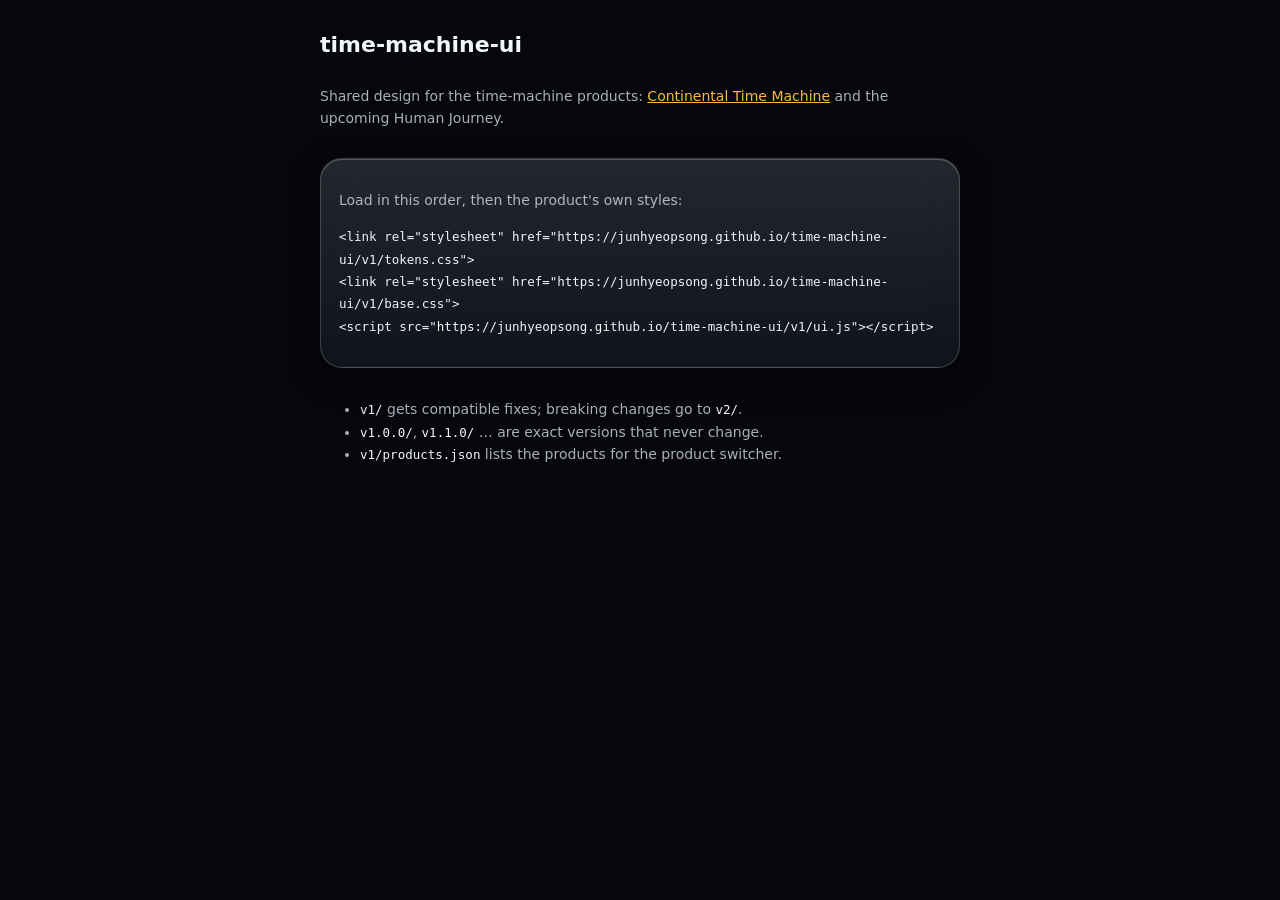
<file: docs/index.html>
<!doctype html>
<html lang="en"><head><meta charset="utf-8"><meta name="viewport" content="width=device-width, initial-scale=1">
<title>time-machine-ui</title>
<link rel="stylesheet" href="v1/tokens.css"><link rel="stylesheet" href="v1/base.css">
<style>body{overflow:auto;padding:32px 20px}main{max-width:640px;margin:0 auto;display:grid;gap:14px}h1{margin:0;font-size:22px}p,li{color:var(--ink-2);line-height:1.6;font-size:14px}code{font-family:var(--f-data);font-size:12.5px;color:var(--ink)}a{color:var(--accent)}.card{padding:16px 18px;border-radius:var(--r-panel)}</style>
</head><body><main>
<h1>time-machine-ui</h1>
<p>Shared design for the time-machine products: <a href="/earth-time-machine/">Continental Time Machine</a> and the upcoming Human Journey.</p>
<div class="glass card"><p>Load in this order, then the product's own styles:</p>
<p><code>&lt;link rel="stylesheet" href="https://junhyeopsong.github.io/time-machine-ui/v1/tokens.css"&gt;</code><br>
<code>&lt;link rel="stylesheet" href="https://junhyeopsong.github.io/time-machine-ui/v1/base.css"&gt;</code><br>
<code>&lt;script src="https://junhyeopsong.github.io/time-machine-ui/v1/ui.js"&gt;&lt;/script&gt;</code></p></div>
<ul><li><code>v1/</code> gets compatible fixes; breaking changes go to <code>v2/</code>.</li>
<li><code>v1.0.0/</code>, <code>v1.1.0/</code> … are exact versions that never change.</li>
<li><code>v1/products.json</code> lists the products for the product switcher.</li></ul>
</main></body></html>
</file>
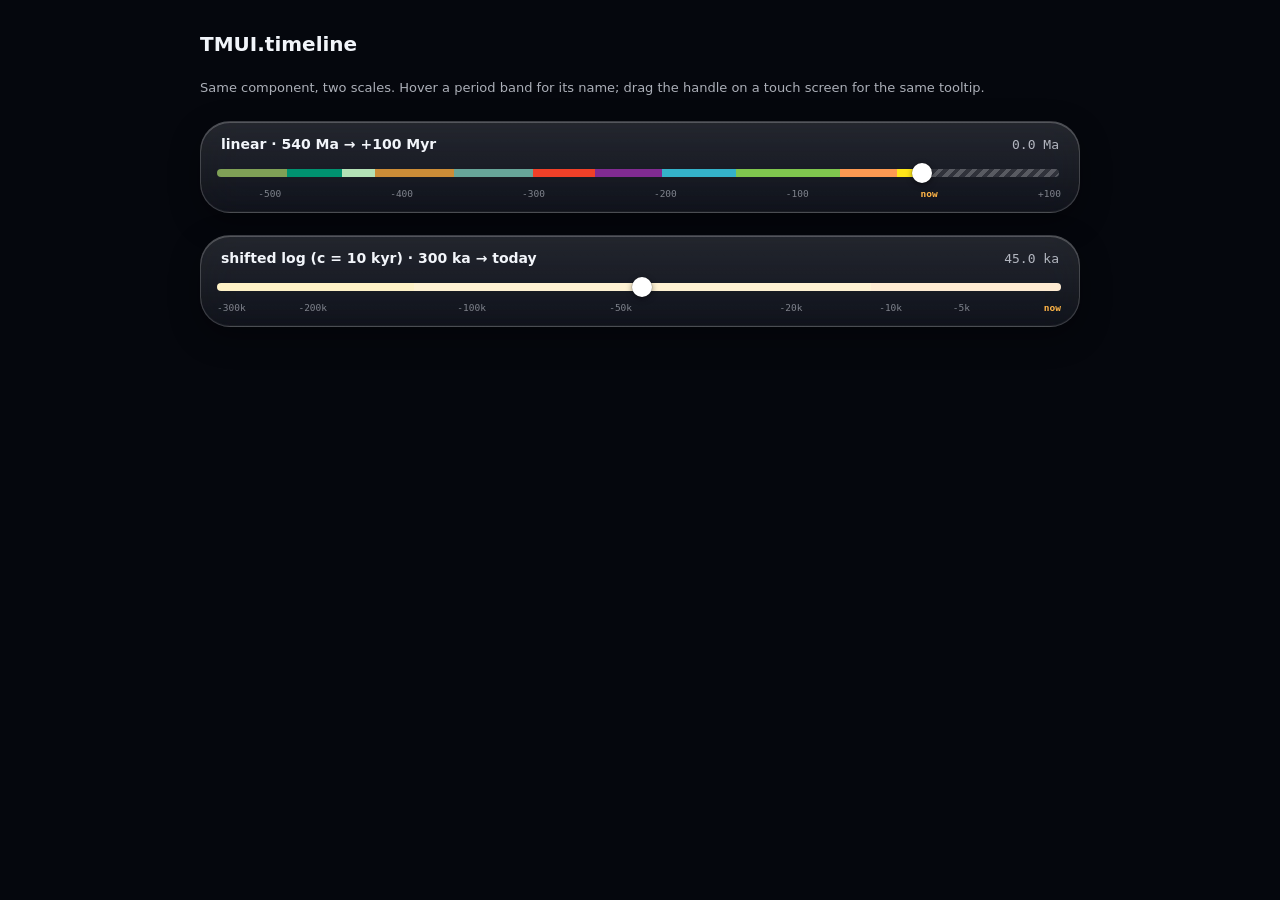
<file: docs/demo/timeline.html>
<!doctype html>
<html lang="ko"><head><meta charset="utf-8"><meta name="viewport" content="width=device-width, initial-scale=1">
<title>Timeline demo · time-machine-ui</title>
<link rel="stylesheet" href="../v1/tokens.css"><link rel="stylesheet" href="../v1/base.css">
<style>
body { overflow: auto; padding: 32px 16px; }
main { max-width: 880px; margin: 0 auto; display: grid; gap: 22px; }
h1 { margin: 0; font-size: 20px; } p { margin: 0; color: var(--ink-2); font-size: 13px; line-height: 1.6; }
.panel { padding: 14px 16px 12px 8px; border-radius: 30px; display: grid; gap: 4px; }
.head { display: flex; justify-content: space-between; align-items: baseline; padding: 0 4px 6px 12px; }
.head b { font-size: 14px; } .head span { font-family: var(--f-data); font-size: 13px; color: var(--ink-2); }
</style></head>
<body><main>
<h1>TMUI.timeline</h1>
<p>Same component, two scales. Hover a period band for its name; drag the handle on a touch screen for the same tooltip.</p>

<section class="glass panel">
  <div class="head"><b>linear · 540 Ma → +100 Myr</b><span id="linOut"></span></div>
  <div class="track" id="linTrack"><div class="strata" id="linStrata"></div>
    <div class="tltip" id="linTip" hidden role="tooltip"><i></i><b></b><span></span></div>
    <input type="range" id="linSlider" aria-label="time"></div>
  <div class="ticks" id="linTicks"></div>
</section>

<section class="glass panel">
  <div class="head"><b>shifted log (c = 10 kyr) · 300 ka → today</b><span id="logOut"></span></div>
  <div class="track" id="logTrack"><div class="strata" id="logStrata"></div>
    <div class="tltip" id="logTip" hidden role="tooltip"><i></i><b></b><span></span></div>
    <input type="range" id="logSlider" aria-label="time"></div>
  <div class="ticks" id="logTicks"></div>
</section>
</main>
<script src="../v1/ui.js"></script>
<script>
const $ = id => document.getElementById(id);
function make(p, scale, bands, ticks, fmt, start) {
  let age = start;
  const tl = TMUI.timeline({ track: $(p + 'Track'), strata: $(p + 'Strata'), tip: $(p + 'Tip'), ticks: $(p + 'Ticks'),
    slider: $(p + 'Slider'), scale, getAge: () => age, bands: () => bands, tickList: () => ticks });
  const out = () => { $(p + 'Out').textContent = fmt(age); };
  $(p + 'Slider').addEventListener('input', e => { age = tl.scale.slider.age(+e.target.value); out(); });
  tl.rebuild(); out();
  return { tl, get age() { return age; } };
}
const ICS = [['Cambrian', 538.8, 485.4, '#7FA056'], ['Ordovician', 485.4, 443.8, '#009270'], ['Silurian', 443.8, 419.2, '#B3E1B6'],
  ['Devonian', 419.2, 358.9, '#CB8C37'], ['Carboniferous', 358.9, 298.9, '#67A599'], ['Permian', 298.9, 251.9, '#F04028'],
  ['Triassic', 251.9, 201.4, '#812B92'], ['Jurassic', 201.4, 145, '#34B2C9'], ['Cretaceous', 145, 66, '#7FC64E'],
  ['Paleogene', 66, 23.03, '#FD9A52'], ['Neogene', 23.03, 2.58, '#FFE619'], ['Quaternary', 2.58, 0, '#F9F97F']];
const lin = make('lin', TMUI.scale.linear(540, -100),
  ICS.map(([n, a, b, c]) => ({ name: n, from: Math.min(a, 540), to: b, color: c, range: `${a} – ${b} Ma` }))
    .concat([{ name: 'Future', from: 0, to: -100, fut: true, range: '0 – +100 Myr' }]),
  [500, 400, 300, 200, 100, 0, -100].map(a => ({ age: a, now: a === 0, label: a === 0 ? 'now' : (a > 0 ? `-${a}` : `+${-a}`) })),
  a => a >= 0 ? `${a.toFixed(1)} Ma` : `+${(-a).toFixed(1)} Myr`, 0);
const log = make('log', TMUI.scale.shiftedLog(300, 0, 10),   // ages in kyr
  [{ name: 'Chibanian (Middle Pleistocene)', from: 300, to: 129, color: '#FFF2C7', range: '774 – 129 ka' },
   { name: 'Late Pleistocene', from: 129, to: 11.7, color: '#FFF2D3', range: '129 – 11.7 ka' },
   { name: 'Holocene', from: 11.7, to: 0, color: '#FEEBD2', range: '11.7 ka – today' }],
  [300, 200, 100, 50, 20, 10, 5, 0].map(a => ({ age: a, now: a === 0, label: a === 0 ? 'now' : `-${a}k` })),
  a => a >= 1 ? `${a.toFixed(1)} ka` : `${Math.round(a * 1000)} years ago`, 45);
window.DEMO = { lin, log };
</script>
</body></html>
</file>
<file: docs/v1/tokens.css>
/* time-machine-ui v1 · design tokens: colours, glass, radii, spacing, fonts
   Shared by the time-machine products (junhyeopsong.github.io). Load tokens.css, then base.css,
   then the product's own styles. Breaking changes go to /v2/; /v1/ only gets compatible fixes. */
:root {
  color-scheme: dark;
  --space: #05070d;
  --ink: #f2f5fa;
  --ink-2: rgba(235, 240, 250, 0.72);
  --ink-3: rgba(235, 240, 250, 0.5);
  --accent: #ffb547;
  --on: #30d158;                                   /* switch on (iOS green) */
  --glass: linear-gradient(180deg, rgba(255,255,255,0.13), rgba(255,255,255,0.05));
  --glass-solid: rgba(22, 26, 38, 0.86);
  --hair: rgba(255, 255, 255, 0.18);
  --fill: rgba(118, 118, 128, 0.24);               /* iOS tertiary fill */
  --fill-2: rgba(118, 118, 128, 0.36);
  --r-panel: 22px; --pad-panel: 8px; --r-inner: calc(var(--r-panel) - var(--pad-panel));   /* 14px */
  --r-seg: 9px; --r-seg-in: 7px;                   /* segmented control: 9 outer, 2 inset → 7 */
  --f-body: "IBM Plex Sans KR", -apple-system, "Apple SD Gothic Neo", "Malgun Gothic", system-ui, sans-serif;
  --f-data: "IBM Plex Mono", ui-monospace, "SF Mono", Menlo, monospace;
}
html:lang(ja) { --f-body: "Hiragino Sans", "Hiragino Kaku Gothic ProN", "Yu Gothic", "Noto Sans JP", "IBM Plex Sans KR", system-ui, sans-serif; }
html:lang(zh-Hans) { --f-body: "PingFang SC", "Microsoft YaHei", "Noto Sans SC", "IBM Plex Sans KR", system-ui, sans-serif; }
html:lang(zh-Hant) { --f-body: "PingFang TC", "Microsoft JhengHei", "Noto Sans TC", "IBM Plex Sans KR", system-ui, sans-serif; }
html:lang(ru) { --f-body: -apple-system, "Segoe UI", Roboto, "Noto Sans", system-ui, sans-serif; }
</file>
<file: docs/v1/base.css>
/* time-machine-ui v1 · base components: layout shell, glass surfaces, era card, icon buttons, settings sheet, city search,
   toggles, segmented controls, globe controls, time dock, timeline, shortcut chips, pins, event popover
   Shared by the time-machine products (junhyeopsong.github.io). Load tokens.css, then base.css,
   then the product's own styles. Breaking changes go to /v2/; /v1/ only gets compatible fixes. */
/* Layout: the globe fills the screen; three small glass surfaces float over it — era chip (top-left),
   settings button + popover (top-right), and a compact time dock (bottom). Radii follow Apple's concentric
   rule: inner radius = outer radius − padding. Single dark look on purpose (space). */
[hidden] { display: none !important; }
*, *::before, *::after { box-sizing: border-box; }   /* sizes include padding, as every component here assumes */
html, body { height: 100%; }
body { margin: 0; background: var(--space); color: var(--ink); font-family: var(--f-body); overflow: hidden; -webkit-font-smoothing: antialiased; }
#stage { position: fixed; inset: 0; }
#stage canvas { display: block; touch-action: none; }

.glass {
  background: var(--glass); border: 0.5px solid var(--hair);
  -webkit-backdrop-filter: blur(22px) saturate(170%); backdrop-filter: blur(22px) saturate(170%);
  box-shadow: inset 0 1px 0 rgba(255,255,255,0.22), inset 0 -1px 0 rgba(255,255,255,0.04), 0 10px 30px rgba(0,0,0,0.35);
}
@supports not ((backdrop-filter: blur(1px)) or (-webkit-backdrop-filter: blur(1px))) { .glass { background: var(--glass-solid); } }

.hud {
  position: fixed; inset: 0; pointer-events: none;
  padding-top: calc(env(safe-area-inset-top, 0px) + 12px);
  padding-bottom: calc(env(safe-area-inset-bottom, 0px) + 12px);
  padding-left: max(16px, env(safe-area-inset-left, 0px));
  padding-right: max(16px, env(safe-area-inset-right, 0px));
}
.hud > * { pointer-events: auto; }
button, select { font: inherit; color: var(--ink); background: none; border: 0; cursor: pointer; }
button:focus-visible, select:focus-visible, input:focus-visible + .tr { outline: 2px solid var(--accent); outline-offset: 2px; }

/* era chip */
.era { position: absolute; left: max(16px, env(safe-area-inset-left, 0px)); top: calc(env(safe-area-inset-top, 0px) + 12px);
  width: min(340px, calc(100vw - 140px)); border-radius: var(--r-panel); padding: 10px 14px; display: grid; gap: 3px; text-align: left; }
.era .eyebrow { font-size: 10.5px; letter-spacing: .1em; color: var(--ink-3); text-transform: uppercase; font-family: var(--f-data); display: flex; gap: 8px; align-items: center; }
.era .period { display: flex; align-items: center; gap: 7px; font-size: 16px; font-weight: 700; line-height: 1.3; text-wrap: balance; }
.era .chip { width: 10px; height: 10px; border-radius: 3px; flex: none; }
.era .txt { margin: 0; font-size: 12.5px; line-height: 1.5; color: var(--ink-2); display: block; }
.era.open .txt { -webkit-line-clamp: unset; display: block; }
.era .badge { font-size: 9.5px; padding: 1px 6px; border-radius: 999px; border: 0.5px solid var(--ink-3); color: var(--ink-2); letter-spacing: .02em; text-transform: none; }

/* round icon buttons */
.icon { width: 40px; height: 40px; border-radius: 50%; display: grid; place-items: center; font-size: 17px; line-height: 1; }
.icon:hover { background: rgba(255,255,255,0.08); }
#gear { position: absolute; right: max(16px, env(safe-area-inset-right, 0px)); top: calc(env(safe-area-inset-top, 0px) + 12px); }
#gear[aria-expanded="true"] { background: rgba(255,255,255,0.18); }
/* product switcher: the same glass button just left of the settings button, and a card menu under them */
/* map legend (TMUI.legend): under the era card, same left edge, width and padding; folds to its title */
.maplegend { position: absolute; box-sizing: border-box; left: var(--ml-left, 16px); top: var(--ml-top, 120px); width: var(--ml-w, 340px);
  border-radius: var(--r-panel); padding: 8px 14px; }
.maplegend[hidden] { display: none; }
.maplegend .ml-head { display: flex; align-items: center; justify-content: space-between; width: 100%; padding: 0; font-size: 10.5px; letter-spacing: .1em;
  text-transform: uppercase; font-family: var(--f-data); color: var(--ink-3); }
.maplegend .ml-head:hover { color: var(--ink-2); }
.maplegend .ml-head svg { transition: transform .2s; }
.maplegend.closed .ml-head svg { transform: rotate(-90deg); }
.maplegend .ml-body { display: grid; grid-template-columns: 1fr 1fr; gap: 5px 12px; margin-top: 7px; font-size: 12px; color: var(--ink-2); }
.maplegend.closed .ml-body { display: none; }
.maplegend .ml-body span { display: flex; align-items: center; gap: 7px; white-space: nowrap; min-width: 0; }
.maplegend .ml-body i { width: 10px; height: 10px; border-radius: 3px; flex: none; }
.maplegend .ml-body small { grid-column: 1 / -1; font-size: 10.5px; color: var(--ink-3); line-height: 1.4; }
#switchBtn { position: absolute; right: calc(max(16px, env(safe-area-inset-right, 0px)) + 48px); top: calc(env(safe-area-inset-top, 0px) + 12px); }
#switchBtn[aria-expanded="true"] { background: rgba(255,255,255,0.18); }
.switcher { position: absolute; right: max(16px, env(safe-area-inset-right, 0px)); top: calc(env(safe-area-inset-top, 0px) + 60px); z-index: 20;
  width: min(360px, calc(100vw - 32px)); border-radius: var(--r-panel); padding: var(--pad-panel); display: grid; gap: 8px; }
.switcher .sw-title { font-size: 12px; color: var(--ink-3); padding: 2px 6px 0; }
.switcher .sw-card { display: grid; grid-template-columns: 44px minmax(0, 1fr) auto; gap: 12px; align-items: center; padding: 10px 12px;
  border-radius: var(--r-inner); background: var(--fill); color: var(--ink); text-decoration: none; }
.switcher a.sw-card:hover { background: var(--fill-2); }
.switcher .sw-card.cur { background: var(--fill-2); }
.switcher .sw-ico { width: 44px; height: 44px; border-radius: 12px; display: grid; place-items: center; color: #fff;
  background: linear-gradient(160deg, color-mix(in srgb, var(--tint) 85%, #fff), var(--tint)); box-shadow: inset 0 0 0 0.5px rgba(255,255,255,.25); }
.switcher .sw-txt { display: grid; gap: 1px; min-width: 0; }
.switcher .sw-txt b { font-size: 14.5px; font-weight: 700; display: flex; align-items: center; gap: 6px; }
.switcher .sw-range { font-size: 12px; color: var(--ink-2); }
.switcher .sw-desc { font-size: 11.5px; color: var(--ink-3); }
.switcher .sw-here { font-size: 10.5px; font-weight: 600; padding: 3px 8px; border-radius: 999px; background: rgba(255,255,255,.12); color: var(--ink); white-space: nowrap; }
.switcher .sw-badge { font-style: normal; font-size: 10px; font-weight: 600; padding: 1px 7px; border-radius: 999px; background: rgba(255,181,71,0.22); color: var(--accent); }

/* settings popover */
.sheet { position: absolute; right: max(16px, env(safe-area-inset-right, 0px)); top: calc(env(safe-area-inset-top, 0px) + 60px);
  width: min(300px, calc(100vw - 32px)); max-height: calc(100% - 210px); overflow: hidden; border-radius: var(--r-panel);
  display: flex; flex-direction: column; background: var(--glass-solid); z-index: 4; }
.sheet[hidden] { display: none; }
.sheet-in { min-height: 0; overflow-y: auto; overscroll-behavior: contain; padding: var(--pad-panel); display: grid; gap: var(--pad-panel); }
/* more settings above / below: that edge fades out and the rows there soften (same idea as the shortcut chips) */
.sheet-in.more-b { -webkit-mask-image: linear-gradient(#000 calc(100% - 44px), rgba(0,0,0,.12)); mask-image: linear-gradient(#000 calc(100% - 44px), rgba(0,0,0,.12)); }
.sheet-in.more-t { -webkit-mask-image: linear-gradient(rgba(0,0,0,.12), #000 44px); mask-image: linear-gradient(rgba(0,0,0,.12), #000 44px); }
.sheet-in.more-t.more-b { -webkit-mask-image: linear-gradient(rgba(0,0,0,.12), #000 44px, #000 calc(100% - 44px), rgba(0,0,0,.12));
  mask-image: linear-gradient(rgba(0,0,0,.12), #000 44px, #000 calc(100% - 44px), rgba(0,0,0,.12)); }
.sheet-in .item, .sheet-in .legend, .sheet-in .foot { transition: filter .2s; }
.sheet-in .soft { filter: blur(1px); }
.sheet .group { background: var(--fill); border-radius: var(--r-inner); padding: 2px 12px; display: grid; }
.sheet .item { display: flex; align-items: center; justify-content: space-between; gap: 10px; min-height: 40px; font-size: 13.5px; padding-block: 4px; }
.sheet .item > span:first-child { min-width: 0; }
.sheet .item + .item { border-top: 0.5px solid rgba(255,255,255,0.1); }
.sheet .item small { color: var(--ink-3); font-size: 11px; display: block; }
.sheet select { background: var(--fill-2); border-radius: 8px; padding: 5px 8px; font-size: 13px; }
/* language select: own chevron with the same inset as the city field's icons, and a fixed width so the column lines up */
.sheet select { -webkit-appearance: none; appearance: none; flex: 0 1 150px; min-width: 0; padding: 5px 28px 5px 8px;
  background: var(--fill-2) url("data:image/svg+xml,%3Csvg xmlns='http://www.w3.org/2000/svg' viewBox='0 0 24 24' fill='none' stroke='%23fff' stroke-opacity='.6' stroke-width='2.4' stroke-linecap='round' stroke-linejoin='round'%3E%3Cpath d='m6 9 6 6 6-6'/%3E%3C/svg%3E") no-repeat right 9px center / 13px; }
/* segmented controls in the settings sheet keep one line; the label beside them wraps instead */
.sheet .item .seg { flex: none; }
.sheet .item .seg button { white-space: nowrap; }
.sheet .item.off { opacity: .4; pointer-events: none; }
.sheet select option { background: #1c1f2a; }
.sheet .foot { font-size: 10.5px; line-height: 1.5; color: var(--ink-3); padding: 4px 6px 2px; }
.sheet .foot a { color: var(--ink-2); }
.sheet .foot.fb { padding-top: 0; user-select: text; }
.sheet .foot .gh { display: inline-grid; place-items: center; width: 24px; height: 24px; margin: -6px 0 -6px 6px; vertical-align: middle; border-radius: 50%; color: var(--ink-2); }
.sheet .foot .gh:hover { color: var(--ink); background: rgba(255,255,255,0.12); }
.legend { padding: 8px 4px 2px; }
.legend .scale { display: grid; gap: 4px; }
.legend .bar { height: 6px; border-radius: 3px; }
.legend .lbl { display: flex; justify-content: space-between; font-family: var(--f-data); font-size: 10px; color: var(--ink-3); }
.combo { flex: 0 1 150px; display: flex; align-items: center; gap: 2px; background: var(--fill-2); border-radius: 8px; padding: 0 2px 0 8px; min-width: 0; }
.combo input { width: 100%; min-width: 0; background: none; border: 0; color: var(--ink); font: inherit; font-size: 13px; padding: 5px 0; outline: none; }
.combo input::-webkit-search-cancel-button { display: none; }
.combo button { width: 22px; height: 22px; border-radius: 50%; color: var(--ink-3); font-size: 14px; display: grid; place-items: center; flex: none; }
.combo button:hover { color: var(--ink); }
#cityLocate.busy svg { animation: spin 1s linear infinite; }
@keyframes spin { to { transform: rotate(360deg); } }
.locmsg { font-size: 11.5px; line-height: 1.45; color: #ffcf8a; padding: 2px 0 8px; }
/* dropdown floats over the settings sheet (lives at <body> level, positioned under the search field) */
#cityList { position: fixed; z-index: 20; list-style: none; margin: 0; padding: 4px; border-radius: var(--r-inner);
  background: rgba(30, 34, 48, 0.96); border: 0.5px solid var(--hair); box-shadow: 0 14px 40px rgba(0,0,0,.5);
  -webkit-backdrop-filter: blur(22px); backdrop-filter: blur(22px); max-height: 264px; overflow-y: auto; color: var(--ink); }
#cityList li { padding: 7px 10px; border-radius: 10px; font-size: 13px; cursor: pointer; display: grid; grid-template-columns: minmax(0, auto) minmax(0, 1fr); align-items: baseline; gap: 10px; }
#cityList li span, #cityList li small { white-space: nowrap; overflow: hidden; text-overflow: ellipsis; }
#cityList li small { color: var(--ink-3); font-size: 11px; text-align: right; }
#cityList li[aria-selected="true"], #cityList li:hover { background: rgba(255,255,255,0.14); }
#cityList .empty { color: var(--ink-3); cursor: default; }
.tchip { display: grid; line-height: 1.1; text-align: right; padding-right: 12px; margin-right: 2px; border-right: 0.5px solid rgba(255,255,255,0.18); flex: none; }
.tchip .tl { font-size: 10.5px; color: var(--ink-3); }   /* same size and slot as the Ma line beside it */
.tchip .tv { font-family: var(--f-data); font-size: 17px; font-weight: 600; font-variant-numeric: tabular-nums; white-space: nowrap; }   /* matches the year line */

/* toggle switch (iOS-style, compact) */
.sw { position: relative; display: inline-flex; flex: none; }
.sw input { position: absolute; opacity: 0; width: 100%; height: 100%; margin: 0; cursor: pointer; }
.sw .tr { width: 40px; height: 24px; border-radius: 12px; background: var(--fill-2); transition: background .2s; position: relative; }
.sw .tr::after { content: ""; position: absolute; top: 2px; left: 2px; width: 20px; height: 20px; border-radius: 50%; background: #fff;
  box-shadow: 0 2px 4px rgba(0,0,0,.3); transition: transform .2s; }
.sw input:checked + .tr { background: var(--on); }
.sw input:checked + .tr::after { transform: translateX(16px); }

/* segmented control (iOS) */
.seg { display: inline-flex; background: var(--fill); border-radius: var(--r-seg); padding: 2px; gap: 0; }
.seg button { border-radius: var(--r-seg-in); padding: 4px 9px; font-size: 12px; color: var(--ink-2); min-width: 40px; }
.seg button[aria-checked="true"] { background: rgba(255,255,255,0.24); color: var(--ink); font-weight: 600; box-shadow: 0 2px 6px rgba(0,0,0,.25); }

/* globe controls */
.nav { position: absolute; right: max(16px, env(safe-area-inset-right, 0px)); top: 50%; transform: translateY(-50%);
  display: grid; padding: 4px; gap: 0; border-radius: 24px; }
.nav button { width: 36px; height: 36px; border-radius: 50%; font-size: 17px; display: grid; place-items: center; }
.nav button:hover { background: rgba(255,255,255,0.1); }

/* time dock */
.dock { position: absolute; left: 50%; transform: translateX(-50%); bottom: calc(env(safe-area-inset-bottom, 0px) + 12px);
  width: min(880px, calc(100vw - 32px)); border-radius: 30px; padding: 8px 16px 8px 8px; display: grid; gap: 4px; }
.row1 { display: flex; align-items: center; gap: 10px; min-width: 0; }
/* one cluster for everything that drives playback: step back · play/pause · step forward | speed */
.transport { display: flex; align-items: center; gap: 2px; padding: 4px; border-radius: 22px; background: var(--fill); flex: none; }
.transport .divider { width: 0.5px; height: 22px; background: rgba(255,255,255,0.22); margin: 0 6px; }
.transport .seg { background: transparent; padding: 0; }
.transport .seg button { border-radius: 18px; padding: 6px 11px; }   /* concentric: 22px cluster − 4px inset */
.play { width: 36px; height: 36px; border-radius: 50%; background: rgba(255,255,255,0.2); color: #fff; flex: none; display: grid; place-items: center;
  box-shadow: inset 0 0 0 0.5px rgba(255,255,255,0.35); }   /* glass, like the other controls */
.play:hover { background: rgba(255,255,255,0.28); }
.play svg { width: 16px; height: 16px; fill: currentColor; }
.play .pause { display: none; } .play.on .pause { display: block; } .play.on .tri { display: none; }
.when { display: grid; line-height: 1.1; min-width: 0; text-align: right; }
.when .big { font-family: var(--f-data); font-weight: 600; font-size: 17px; font-variant-numeric: tabular-nums; white-space: nowrap; overflow: hidden; text-overflow: ellipsis; }
.when { flex: 0 1 auto; }
.when .big.long { font-size: 14px; line-height: 1.25; }
.fold { display: none; width: 28px; height: 28px; border-radius: 50%; place-items: center; color: var(--ink-2); background: var(--fill); flex: none; margin-left: 6px; }
.fold svg { transition: transform .2s; }
.when .ma { font-family: var(--f-data); font-size: 10.5px; color: var(--ink-3); font-variant-numeric: tabular-nums; }
.row1 .spacer { flex: 1; }
.step { width: 32px; height: 32px; border-radius: 50%; color: var(--ink-2); flex: none; display: grid; place-items: center; }
.step svg { width: 12px; height: 12px; fill: currentColor; }
.step:hover { background: rgba(255,255,255,0.1); }
.track { position: relative; height: 22px; margin: 0 2px 0 8px; }
.strata { position: absolute; left: 0; right: 0; top: 7px; height: 8px; display: flex; z-index: 0; pointer-events: none; } /* own stacking layer under the slider, so a raised (hovered) band never takes the click */
.strata div { height: 100%; position: relative; transition: transform .15s, opacity .15s, filter .15s; }
.strata div:first-child { border-radius: 4px 0 0 4px; } .strata div:last-child { border-radius: 0 4px 4px 0; }
.strata.hovering div:not(.hov) { opacity: .45; }
.strata div.hov { transform: scaleY(1.4); border-radius: 3px; filter: brightness(1.25); z-index: 1; }
.tltip { position: absolute; bottom: 27px; left: 0; z-index: 4; display: flex; align-items: center; gap: 6px; white-space: nowrap; pointer-events: none;
  padding: 5px 10px; border-radius: 10px; font-size: 12px; background: rgba(20,24,36,.97); border: .5px solid rgba(255,255,255,.22);
  box-shadow: 0 6px 18px rgba(0,0,0,.5); transform: translateX(-50%); }
.tltip[hidden] { display: none; }
.tltip i { width: 9px; height: 9px; border-radius: 3px; flex: none; }
.tltip b { font-weight: 600; color: var(--ink); }
.tltip span { font-family: var(--f-data); font-size: 10.5px; color: var(--ink-3); }
.tltip::after { content: ""; position: absolute; left: var(--ax, 50%); bottom: -5px; width: 8px; height: 8px; background: rgba(20,24,36,.97);
  transform: translateX(-50%) rotate(45deg); border-right: .5px solid rgba(255,255,255,.22); border-bottom: .5px solid rgba(255,255,255,.22); }
.strata .fut { background: repeating-linear-gradient(135deg, rgba(255,255,255,.28) 0 4px, rgba(255,255,255,.1) 4px 8px); }
input[type=range] { -webkit-appearance: none; appearance: none; position: absolute; inset: 0; width: 100%; height: 22px; margin: 0; background: transparent; cursor: pointer; }
input[type=range]::-webkit-slider-runnable-track { height: 22px; background: transparent; }
input[type=range]::-moz-range-track { height: 22px; background: transparent; }
input[type=range]::-webkit-slider-thumb { -webkit-appearance: none; width: 20px; height: 20px; margin-top: 1px; border-radius: 50%; background: #fff; box-shadow: 0 2px 6px rgba(0,0,0,.45), 0 0 0 0.5px rgba(0,0,0,.2); }
input[type=range]::-moz-range-thumb { width: 20px; height: 20px; border: 0; border-radius: 50%; background: #fff; box-shadow: 0 2px 6px rgba(0,0,0,.45); }
.ticks { position: relative; height: 12px; margin: 0 2px 0 8px; font-family: var(--f-data); font-size: 9.5px; color: var(--ink-3); font-variant-numeric: tabular-nums; }
.ticks span { position: absolute; transform: translateX(-50%); white-space: nowrap; }
.ticks span.now { color: var(--accent); font-weight: 600; }
.evrow { position: relative; height: 8px; margin: -2px 2px 0 8px; }
.evrow button { position: absolute; top: 0; width: 7px; height: 7px; padding: 0; border-radius: 50%; transform: translateX(-50%); background: var(--k); }
.evrow button:hover { transform: translateX(-50%) scale(1.6); }
.pwrap { position: relative; margin-left: 8px; min-width: 0; }
.presets { display: flex; gap: 6px; overflow-x: auto; scrollbar-width: none; padding-top: 2px; }
/* more chips off to a side: that edge fades out and softly blurs */
.pwrap.more-r .presets { -webkit-mask-image: linear-gradient(90deg, #000 calc(100% - 56px), rgba(0,0,0,.12)); mask-image: linear-gradient(90deg, #000 calc(100% - 56px), rgba(0,0,0,.12)); }
.pwrap.more-l .presets { -webkit-mask-image: linear-gradient(90deg, rgba(0,0,0,.12), #000 56px); mask-image: linear-gradient(90deg, rgba(0,0,0,.12), #000 56px); }
.pwrap.more-l.more-r .presets { -webkit-mask-image: linear-gradient(90deg, rgba(0,0,0,.12), #000 56px, #000 calc(100% - 56px), rgba(0,0,0,.12));
  mask-image: linear-gradient(90deg, rgba(0,0,0,.12), #000 56px, #000 calc(100% - 56px), rgba(0,0,0,.12)); }
.presets button { transition: filter .2s; }
.presets button.soft { filter: blur(1px); }
.presets::-webkit-scrollbar { display: none; }
.presets button { font-size: 11.5px; padding: 3px 10px; border-radius: 999px; color: var(--ink-2); background: var(--fill); white-space: nowrap; flex: none; }
.presets button.on { background: rgba(255,181,71,0.22); color: var(--accent); }

.hint { position: absolute; left: 50%; transform: translateX(-50%); bottom: calc(env(safe-area-inset-bottom, 0px) + 150px);
  font-size: 11.5px; color: var(--ink-2); padding: 5px 12px; border-radius: 999px; width: max-content; max-width: calc(100vw - 32px); text-align: center; text-wrap: balance; transition: opacity .6s; pointer-events: none; }
.hint.gone { opacity: 0; }

#pins { position: fixed; inset: 0; pointer-events: none; }
.pin { position: absolute; left: 0; top: 0; display: flex; align-items: center; gap: 6px; padding: 2px 9px 2px 3px; border-radius: 999px;
  background: rgba(10,14,24,.55); -webkit-backdrop-filter: blur(10px); backdrop-filter: blur(10px); border: 0.5px solid rgba(255,255,255,.2);
  color: var(--ink); font-size: 11.5px; font-weight: 500; white-space: nowrap; pointer-events: auto; cursor: pointer; transform: translate(-7px, -50%); }
.pin i { width: 10px; height: 10px; border-radius: 50%; background: var(--k); box-shadow: 0 0 0 2px rgba(0,0,0,.35), 0 0 10px var(--k); flex: none; }
.pin:hover, .pin.on { background: rgba(20,26,40,.85); border-color: var(--k); z-index: 2; }
.pin.dim span { display: none; } .pin.dim { padding-right: 3px; }
.pop { position: fixed; z-index: 5; width: min(290px, calc(100vw - 32px)); padding: 12px 14px; display: grid; gap: 5px; border-radius: var(--r-panel); background: var(--glass-solid); }
.pop .x { position: absolute; right: 6px; top: 6px; width: 28px; height: 28px; border-radius: 50%; font-size: 16px; color: var(--ink-2); background: var(--fill); }
.pop .pk { font-size: 10.5px; font-family: var(--f-data); letter-spacing: .08em; color: var(--k); }
.pop h2 { margin: 0; font-size: 15px; padding-right: 26px; text-wrap: balance; }
.pop .pa { font-family: var(--f-data); font-size: 11.5px; color: var(--ink-3); }
.pop p { margin: 0; font-size: 12.5px; line-height: 1.55; color: var(--ink-2); }
.pop .pf { font-size: 11.5px; line-height: 1.5; color: var(--ink-3); }
.pop .acts { display: flex; gap: 6px; flex-wrap: wrap; }
.pop .go { justify-self: start; border-radius: 999px; font-size: 12px; padding: 4px 11px; background: var(--fill-2); }
#loading { position: fixed; inset: 0; display: grid; place-items: center; color: var(--ink-2); font-size: 14px; pointer-events: none; }
.cityTag { position: fixed; left: 0; top: 0; pointer-events: none; font-size: 12px; font-weight: 700; color: #fff; text-shadow: 0 1px 3px #000, 0 0 6px #000; transform: translate(10px, -50%); white-space: nowrap; }

@media (max-width: 640px) {
  .maplegend { padding: 8px 12px; }   /* same as the era card on phones */
  .maplegend .ml-body { font-size: 11.5px; gap: 4px 10px; }
  .tchip { padding-right: 8px; }
  .tchip .tv { font-size: 15px; }
  .step { width: 26px; height: 26px; }
  .transport .divider { margin: 0 3px; }
  .when .big { font-size: 15px; }
  .when .big.long { font-size: 13px; }
  .row1 { flex-wrap: wrap; row-gap: 6px; }
  .row1 .spacer { display: none; }
  .row1 { flex-wrap: wrap; }
  .row1 .tchip { margin-left: auto; border-right: 0; padding-right: 2px; }
  .row1 .tchip .tl { display: none; }   /* value only on phones; full label in its tooltip */
  .row1 .tchip { flex-direction: row; align-items: center; }
  .transport { gap: 0; padding: 3px; }
  .transport .seg button { padding: 4px 6px; font-size: 11.5px; }
  .play { width: 34px; height: 34px; }
  .row1 .when { order: 2; flex: 1 1 calc(100% - 80px); display: flex; align-items: center; gap: 8px; padding: 0 4px; }
  .row1 .when .big { flex: 1 1 auto; min-width: 0; text-align: left; }
  .dock > * { min-width: 0; }
  .transport .seg button { padding: 4px 7px; }
  .seg button { padding: 4px 7px; min-width: 0; }
  .hide-sm { display: none; }
  /* globe controls float just above the time dock (its height is measured into --dock-h) */
  .nav { top: auto; transform: none; bottom: calc(env(safe-area-inset-bottom, 0px) + var(--dock-h, 150px) + 22px);
    grid-auto-flow: column; padding: 3px; border-radius: 22px; }
  .nav #zIn, .nav #zOut { display: none; }           /* pinch to zoom on touch screens */
  .nav button { width: 38px; height: 38px; }
  .hint { bottom: calc(env(safe-area-inset-bottom, 0px) + var(--dock-h, 150px) + 76px); max-width: calc(100vw - 32px); }
  /* fold the less used rows: event dots and shortcut chips */
  .fold { display: grid; }
  .dock.folded .evrow, .dock.folded .pwrap { display: none; }
  .dock:not(.folded) .fold svg { transform: rotate(180deg); }
  /* era card: two lines, tap to read the rest */
  .era { cursor: pointer; padding: 9px 12px; }
  .era .txt { display: -webkit-box; -webkit-line-clamp: 2; -webkit-box-orient: vertical; overflow: hidden; }
  .era.open .txt { display: block; -webkit-line-clamp: unset; }
}
@media (prefers-reduced-motion: reduce) { * { transition: none !important; } }
</file>
